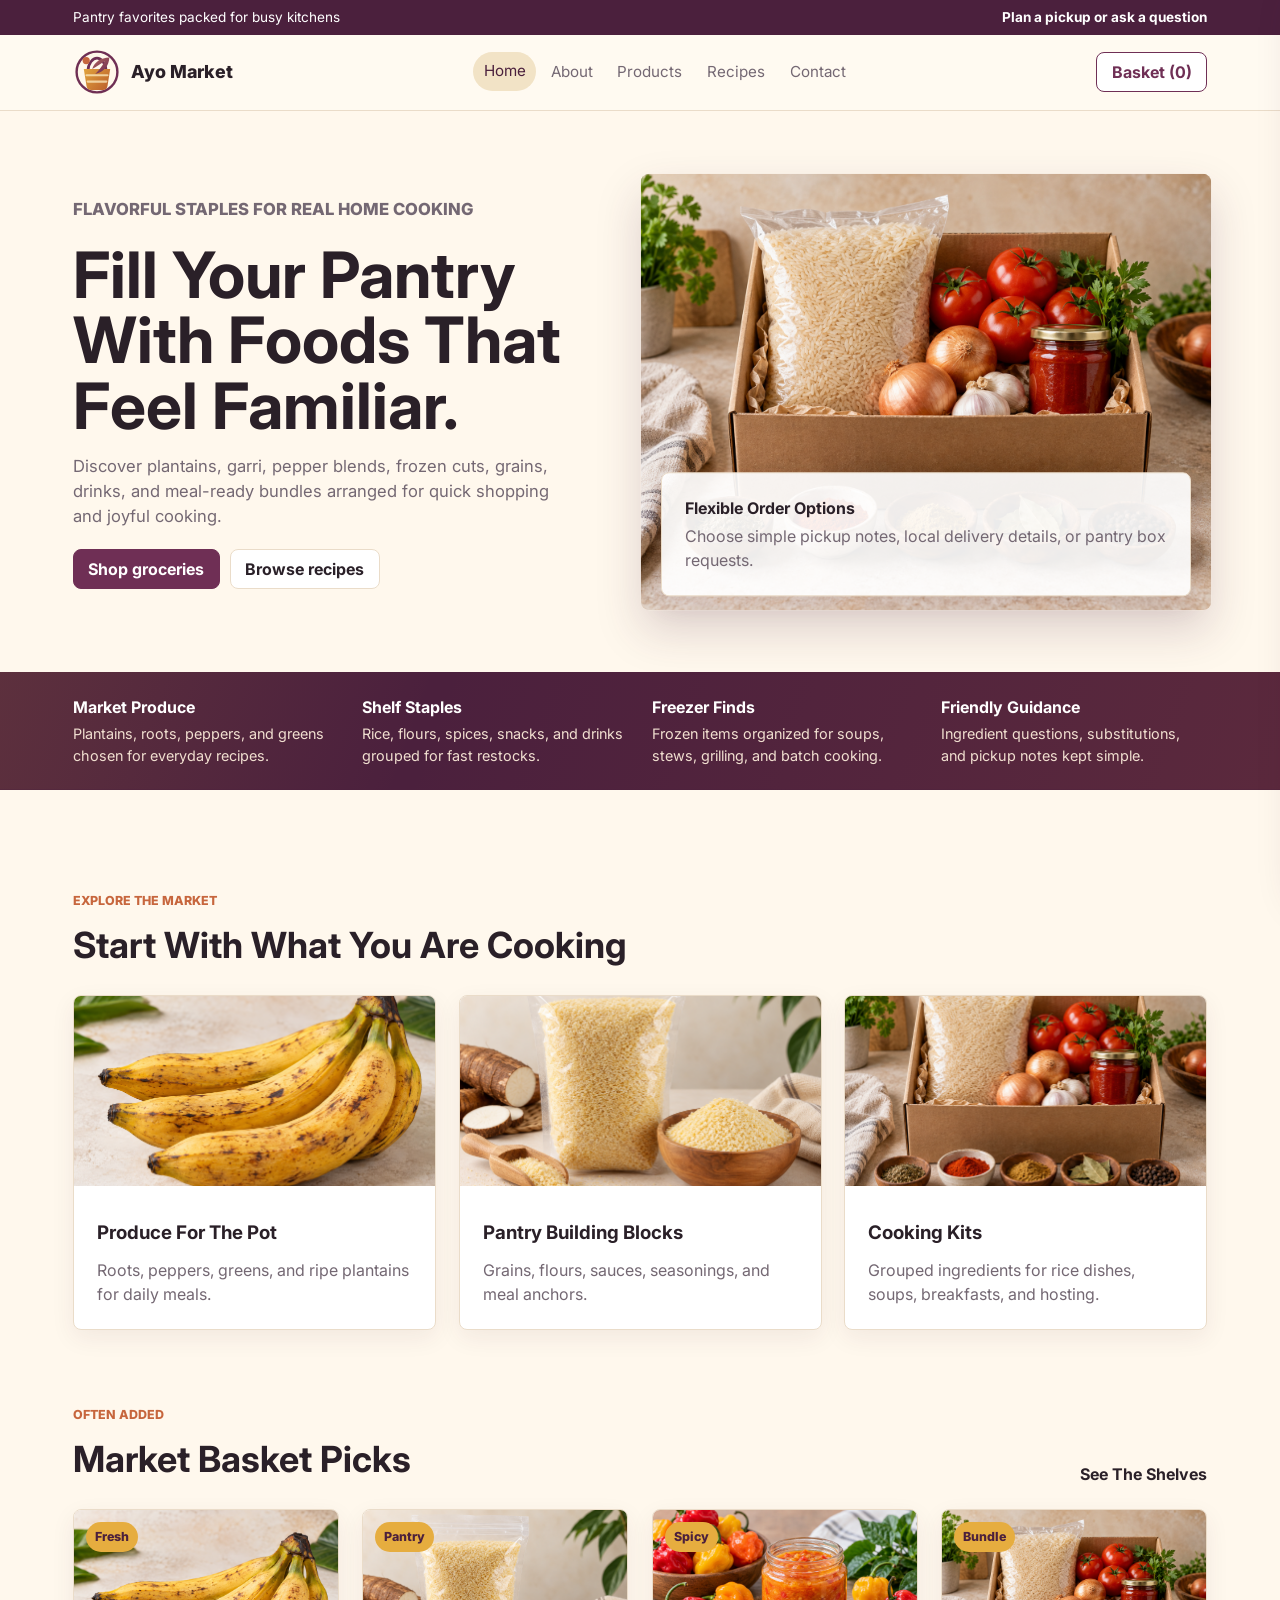
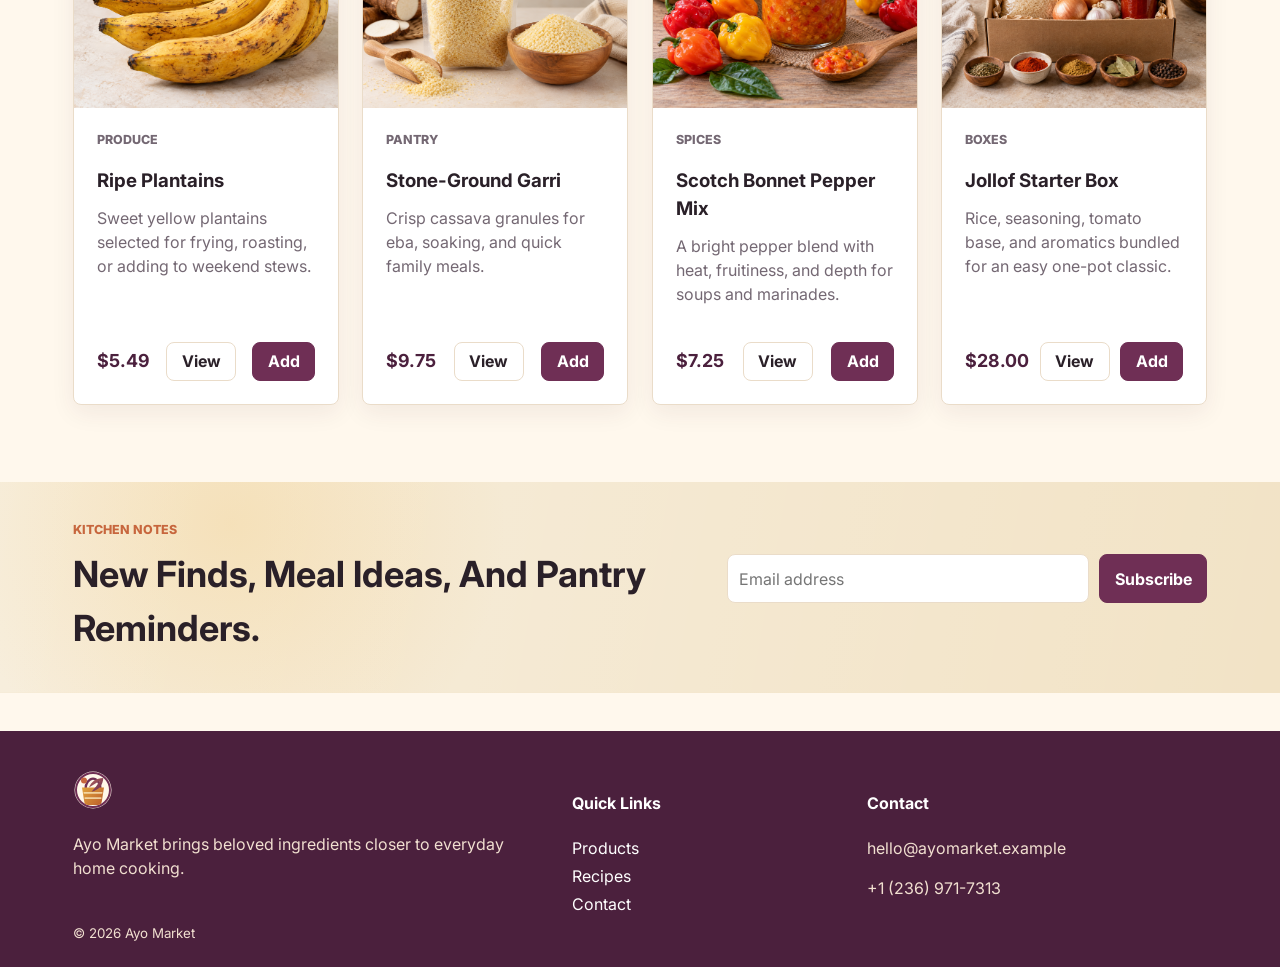
<file: index.html>
<!doctype html>
<html lang="en">
<head>
  <meta charset="utf-8" />
  <meta name="viewport" content="width=device-width,initial-scale=1" />
  <title>Ayo Market | Bold African & Caribbean Groceries For Home Cooking</title>
  <meta name="description" content="Explore Ayo Market for African and Caribbean groceries, produce bundles, pantry essentials, recipe ideas, and convenient local ordering." />
  <meta name="theme-color" content="#6F2F55" />
  <link rel="icon" href="assets/logo.svg" type="image/svg+xml" />
  <link rel="stylesheet" href="css/styles.css?v=10" />
  <link href="https://fonts.googleapis.com/css2?family=Inter:wght@300;400;600;700;800&display=swap" rel="stylesheet">
</head>
<body>
  <header class="site-header">
    <div class="top-strip">
      <div class="container strip-inner">
        <span>Pantry favorites packed for busy kitchens</span>
        <a href="contact.html">Plan a pickup or ask a question</a>
      </div>
    </div>
    <div class="container header-inner">
      <a class="brand" href="index.html">
        <img src="assets/logo.svg" alt="Ayo Market logo" class="logo" />
        <span class="brand-name">Ayo Market</span>
      </a>
      <nav class="main-nav" aria-label="Main navigation">
        <a href="index.html" class="active">Home</a>
        <a href="about.html">About</a>
        <a href="products.html">Products</a>
        <a href="recipes.html">Recipes</a>
        <a href="contact.html">Contact</a>
      </nav>
      <button class="cart-btn" type="button" data-cart-open>Basket (<span data-cart-count>0</span>)</button>
    </div>
  </header>

  <main>
    <section class="hero">
      <div class="container hero-inner">
        <div class="hero-text">
          <p class="eyebrow">Flavorful Staples For Real Home Cooking</p>
          <h1>Fill Your Pantry With Foods That Feel Familiar.</h1>
          <p>Discover plantains, garri, pepper blends, frozen cuts, grains, drinks, and meal-ready bundles arranged for quick shopping and joyful cooking.</p>
          <div class="hero-actions">
            <a class="btn primary" href="products.html">Shop groceries</a>
            <a class="btn" href="recipes.html">Browse recipes</a>
          </div>
        </div>
        <div class="hero-panel">
          <img src="assets/product-4.png" alt="Colorful groceries arranged for a market order" />
          <div class="delivery-card">
            <strong>Flexible Order Options</strong>
            <span>Choose simple pickup notes, local delivery details, or pantry box requests.</span>
          </div>
        </div>
      </div>
    </section>

    <section class="service-band">
      <div class="container service-grid">
        <div>
          <strong>Market Produce</strong>
          <span>Plantains, roots, peppers, and greens chosen for everyday recipes.</span>
        </div>
        <div>
          <strong>Shelf Staples</strong>
          <span>Rice, flours, spices, snacks, and drinks grouped for fast restocks.</span>
        </div>
        <div>
          <strong>Freezer Finds</strong>
          <span>Frozen items organized for soups, stews, grilling, and batch cooking.</span>
        </div>
        <div>
          <strong>Friendly Guidance</strong>
          <span>Ingredient questions, substitutions, and pickup notes kept simple.</span>
        </div>
      </div>
    </section>

    <section class="categories container">
      <div class="section-heading">
        <p class="eyebrow">Explore The Market</p>
        <h2>Start With What You Are Cooking</h2>
      </div>
      <div class="grid grid-3">
        <a class="card category-card" href="products.html#produce">
          <img src="assets/product-1.png" alt="Fresh produce basket" />
          <h3>Produce For The Pot</h3>
          <p>Roots, peppers, greens, and ripe plantains for daily meals.</p>
        </a>
        <a class="card category-card" href="products.html#pantry">
          <img src="assets/product-2.png" alt="Pantry goods and grains" />
          <h3>Pantry Building Blocks</h3>
          <p>Grains, flours, sauces, seasonings, and meal anchors.</p>
        </a>
        <a class="card category-card" href="products.html#boxes">
          <img src="assets/product-4.png" alt="Curated grocery box" />
          <h3>Cooking Kits</h3>
          <p>Grouped ingredients for rice dishes, soups, breakfasts, and hosting.</p>
        </a>
      </div>
    </section>

    <section class="featured container">
      <div class="section-heading split">
        <div>
          <p class="eyebrow">Often Added</p>
          <h2>Market Basket Picks</h2>
        </div>
        <a class="text-link" href="products.html">See The Shelves</a>
      </div>
      <div class="grid grid-4" id="featuredList"></div>
    </section>

    <section class="newsletter">
      <div class="container newsletter-inner">
        <div>
          <p class="eyebrow">Kitchen Notes</p>
          <h2>New Finds, Meal Ideas, And Pantry Reminders.</h2>
        </div>
        <form id="newsletterForm" class="inline-form" novalidate>
          <input type="email" id="newsletterEmail" placeholder="Email address" required />
          <button class="btn primary" type="submit">Subscribe</button>
          <p id="newsletterMsg" class="form-msg" aria-live="polite"></p>
        </form>
      </div>
    </section>
  </main>

  <footer class="site-footer">
    <div class="container footer-inner">
      <div>
        <img src="assets/logo.svg" alt="Ayo Market logo" class="logo small" />
        <p>Ayo Market brings beloved ingredients closer to everyday home cooking.</p>
      </div>
      <div>
        <h4>Quick Links</h4>
        <nav class="footer-nav">
          <a href="products.html">Products</a>
          <a href="recipes.html">Recipes</a>
          <a href="contact.html">Contact</a>
        </nav>
      </div>
      <div>
        <h4>Contact</h4>
        <p>hello@ayomarket.example</p>
        <p>+1 (236) 971-7313</p>
      </div>
    </div>
    <div class="container copyright">
      <small>&copy; <span id="year"></span> Ayo Market</small>
    </div>
  </footer>

  <aside id="cartDrawer" class="cart-drawer" aria-hidden="true">
    <div class="cart-header">
      <h3>Your Basket</h3>
      <button id="closeCart" class="text-btn" type="button" aria-label="Close basket">Close</button>
    </div>
    <div id="cartItems" class="cart-items"></div>
    <div class="cart-footer">
      <div class="cart-total">Total: $<span id="cartTotal">0.00</span></div>
      <button class="btn primary" type="button" data-checkout>Checkout</button>
    </div>
  </aside>

  <div id="modal" class="modal" aria-hidden="true" role="dialog" aria-modal="true">
    <div class="modal-content" role="document">
      <button id="modalClose" class="modal-close" type="button" aria-label="Close">x</button>
      <div id="modalBody"></div>
    </div>
  </div>

  <script src="js/main.js?v=10"></script>
</body>
</html>
</file>
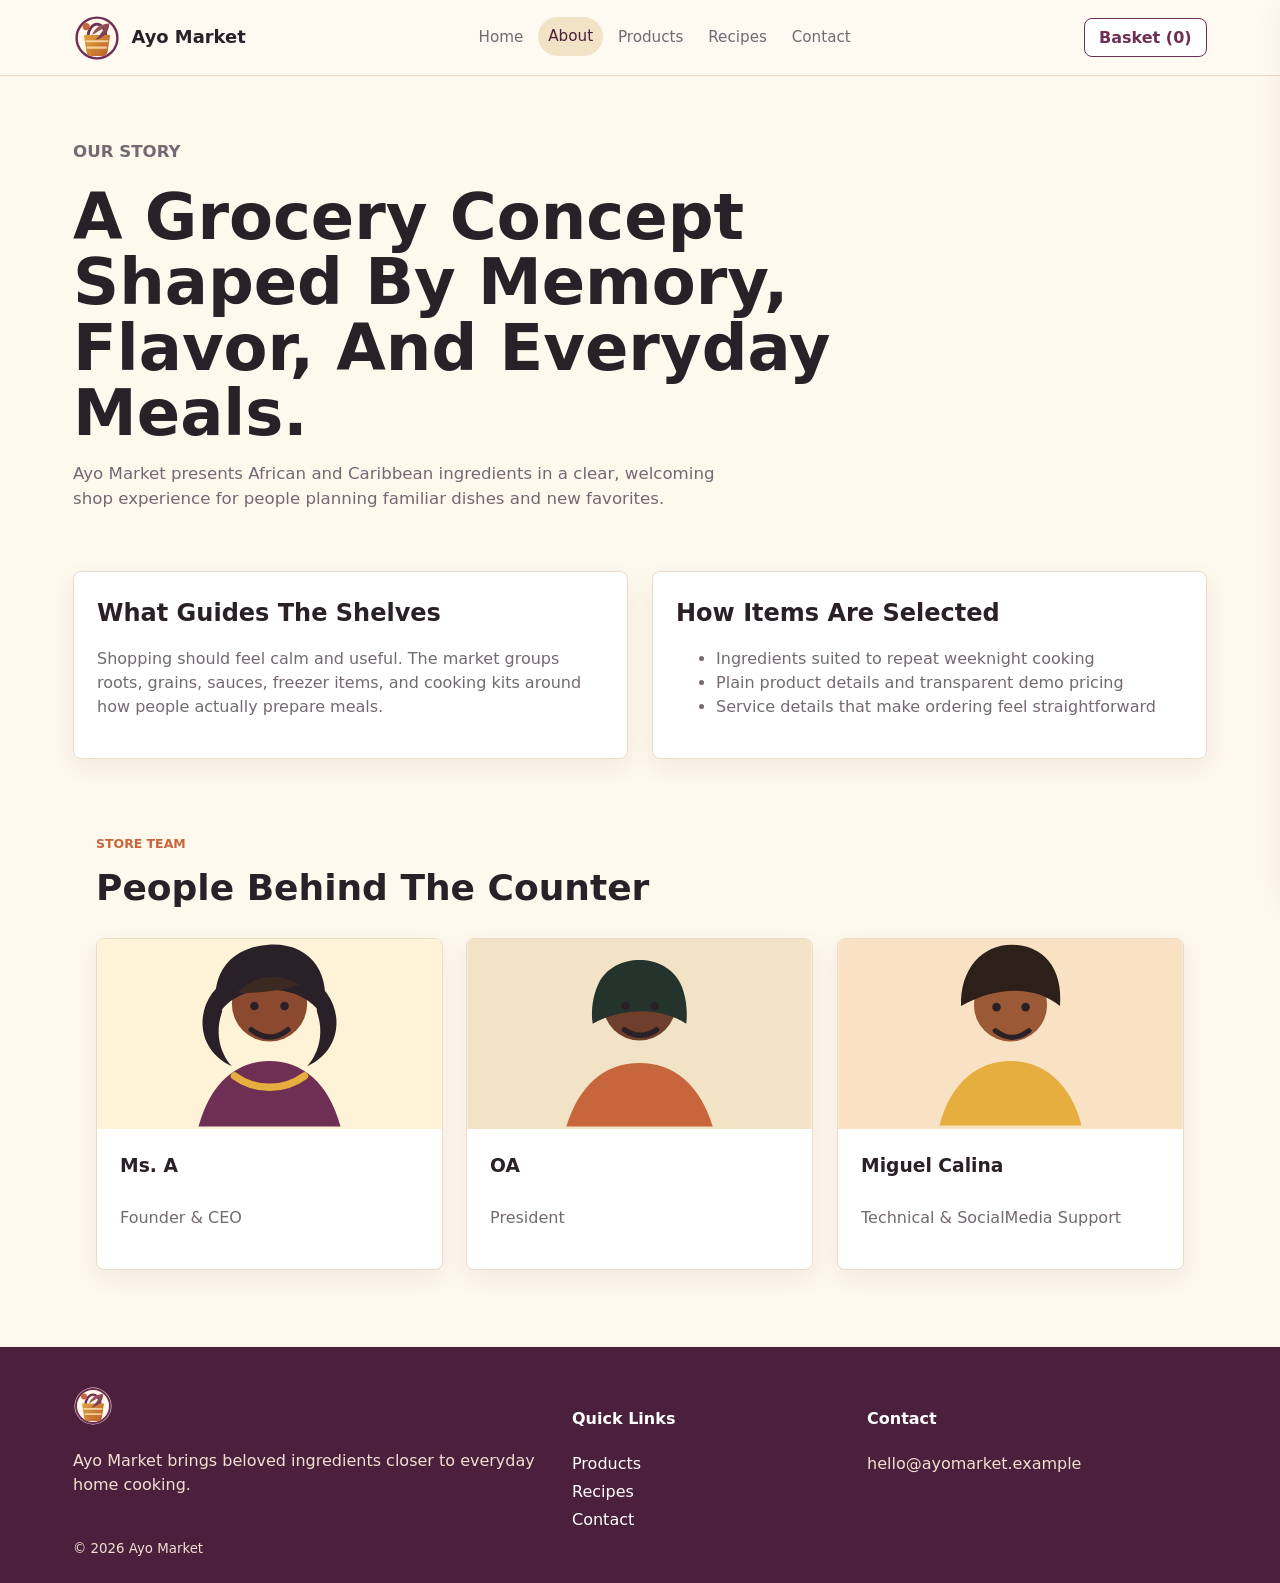
<file: about.html>
<!doctype html>
<html lang="en">
<head>
  <meta charset="utf-8" />
  <meta name="viewport" content="width=device-width,initial-scale=1" />
  <title>About | Ayo Market African & Caribbean Food Shop Story</title>
  <meta name="description" content="Learn about Ayo Market's community grocery concept, built around beloved African and Caribbean ingredients, useful service, and everyday cooking." />
  <meta name="theme-color" content="#6F2F55" />
  <link rel="icon" href="assets/logo.svg" type="image/svg+xml" />
  <link rel="stylesheet" href="css/styles.css?v=10" />
</head>
<body>
  <header class="site-header">
    <div class="container header-inner">
      <a class="brand" href="index.html">
        <img src="assets/logo.svg" alt="Ayo Market logo" class="logo" />
        <span class="brand-name">Ayo Market</span>
      </a>
      <nav class="main-nav" aria-label="Main navigation">
        <a href="index.html">Home</a>
        <a href="about.html" class="active">About</a>
        <a href="products.html">Products</a>
        <a href="recipes.html">Recipes</a>
        <a href="contact.html">Contact</a>
      </nav>
      <button class="cart-btn" type="button" data-cart-open>Basket (<span data-cart-count>0</span>)</button>
    </div>
  </header>

  <main class="container">
    <section class="page-hero about-hero">
      <p class="eyebrow">Our Story</p>
      <h1>A Grocery Concept Shaped By Memory, Flavor, And Everyday Meals.</h1>
      <p>Ayo Market presents African and Caribbean ingredients in a clear, welcoming shop experience for people planning familiar dishes and new favorites.</p>
    </section>

    <section class="mission grid grid-2">
      <div class="feature-block">
        <h2>What Guides The Shelves</h2>
        <p>Shopping should feel calm and useful. The market groups roots, grains, sauces, freezer items, and cooking kits around how people actually prepare meals.</p>
      </div>
      <div class="feature-block">
        <h2>How Items Are Selected</h2>
        <ul>
          <li>Ingredients suited to repeat weeknight cooking</li>
          <li>Plain product details and transparent demo pricing</li>
          <li>Service details that make ordering feel straightforward</li>
        </ul>
      </div>
    </section>

    <section class="team">
      <div class="section-heading">
        <p class="eyebrow">Store Team</p>
        <h2>People Behind The Counter</h2>
      </div>
      <div class="grid grid-3">
        <div class="card">
          <img src="assets/team-1.svg" alt="Ms. A portrait" />
          <div class="card-body">
            <h3>Ms. A</h3>
            <p>Founder & CEO</p>
          </div>
        </div>
        <div class="card">
          <img src="assets/team-2.svg" alt="OA portrait" />
          <div class="card-body">
            <h3>OA</h3>
            <p>President</p>
          </div>
        </div>
        <div class="card">
          <img src="assets/team-3.svg" alt="Miguel Calina portrait" />
          <div class="card-body">
            <h3>Miguel Calina</h3>
            <p>Technical &amp; SocialMedia Support</p>
          </div>
        </div>
      </div>
    </section>
  </main>

  <footer class="site-footer">
    <div class="container footer-inner">
      <div>
        <img src="assets/logo.svg" alt="Ayo Market logo" class="logo small" />
        <p>Ayo Market brings beloved ingredients closer to everyday home cooking.</p>
      </div>
      <div>
        <h4>Quick Links</h4>
        <nav class="footer-nav">
          <a href="products.html">Products</a>
          <a href="recipes.html">Recipes</a>
          <a href="contact.html">Contact</a>
        </nav>
      </div>
      <div>
        <h4>Contact</h4>
        <p>hello@ayomarket.example</p>
      </div>
    </div>
    <div class="container copyright">
      <small>&copy; <span id="year2"></span> Ayo Market</small>
    </div>
  </footer>

  <aside id="cartDrawer" class="cart-drawer" aria-hidden="true">
    <div class="cart-header">
      <h3>Your Basket</h3>
      <button id="closeCart" class="text-btn" type="button" aria-label="Close basket">Close</button>
    </div>
    <div id="cartItems" class="cart-items"></div>
    <div class="cart-footer">
      <div class="cart-total">Total: $<span id="cartTotal">0.00</span></div>
      <button class="btn primary" type="button" data-checkout>Checkout</button>
    </div>
  </aside>

  <script src="js/main.js?v=10"></script>
</body>
</html>
</file>
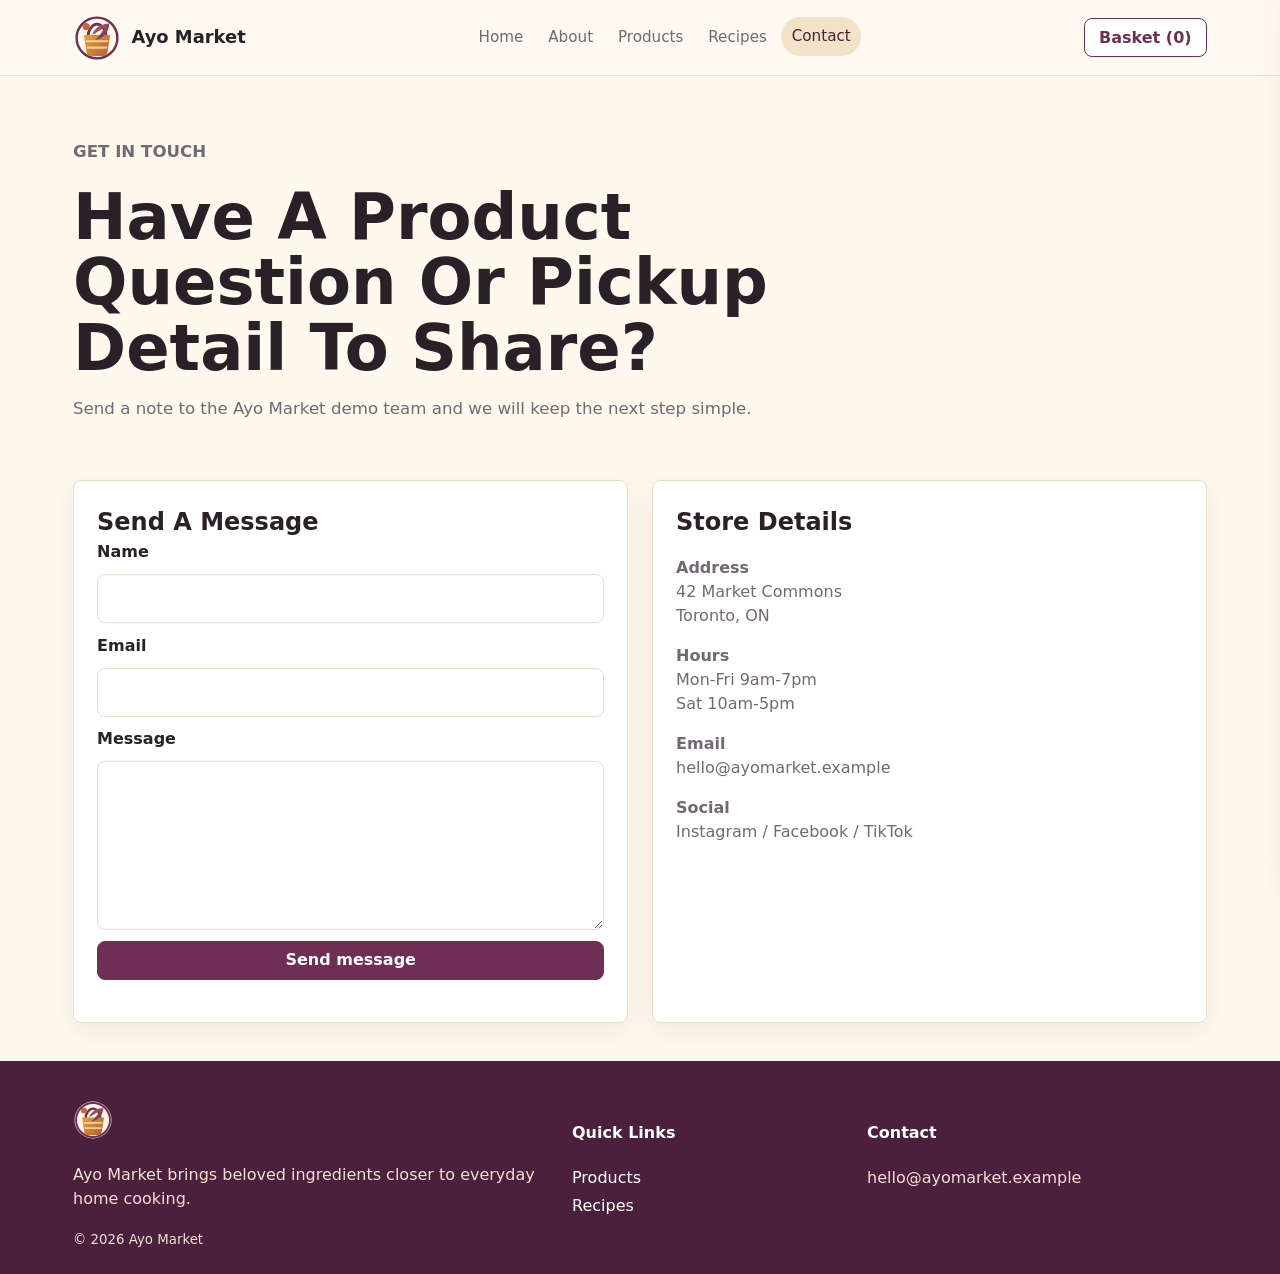
<file: contact.html>
<!doctype html>
<html lang="en">
<head>
  <meta charset="utf-8" />
  <meta name="viewport" content="width=device-width,initial-scale=1" />
  <title>Contact | Ayo Market Product Questions And Pickup Notes</title>
  <meta name="description" content="Reach Ayo Market for product questions, pickup details, produce bundle notes, pantry requests, and support with African and Caribbean groceries." />
  <meta name="theme-color" content="#6F2F55" />
  <link rel="icon" href="assets/logo.svg" type="image/svg+xml" />
  <link rel="stylesheet" href="css/styles.css?v=10" />
</head>
<body>
  <header class="site-header">
    <div class="container header-inner">
      <a class="brand" href="index.html">
        <img src="assets/logo.svg" alt="Ayo Market logo" class="logo" />
        <span class="brand-name">Ayo Market</span>
      </a>
      <nav class="main-nav" aria-label="Main navigation">
        <a href="index.html">Home</a>
        <a href="about.html">About</a>
        <a href="products.html">Products</a>
        <a href="recipes.html">Recipes</a>
        <a href="contact.html" class="active">Contact</a>
      </nav>
      <button class="cart-btn" type="button" data-cart-open>Basket (<span data-cart-count>0</span>)</button>
    </div>
  </header>

  <main class="container">
    <section class="page-hero contact-hero">
      <p class="eyebrow">Get In Touch</p>
      <h1>Have A Product Question Or Pickup Detail To Share?</h1>
      <p>Send a note to the Ayo Market demo team and we will keep the next step simple.</p>
    </section>

    <section class="contact-grid grid grid-2">
      <div class="feature-block">
        <h2>Send A Message</h2>
        <form id="contactForm" novalidate>
          <label for="name">Name</label>
          <input id="name" name="name" required />
          <label for="email">Email</label>
          <input id="email" name="email" type="email" required />
          <label for="message">Message</label>
          <textarea id="message" name="message" rows="6" required></textarea>
          <button class="btn primary" type="submit">Send message</button>
          <p id="contactMsg" class="form-msg" aria-live="polite"></p>
        </form>
      </div>
      <div class="feature-block">
        <h2>Store Details</h2>
        <p><strong>Address</strong><br/>42 Market Commons<br/>Toronto, ON</p>
        <p><strong>Hours</strong><br/>Mon-Fri 9am-7pm<br/>Sat 10am-5pm</p>
        <p><strong>Email</strong><br/>hello@ayomarket.example</p>
        <p><strong>Social</strong><br/>Instagram / Facebook / TikTok</p>
      </div>
    </section>
  </main>

  <footer class="site-footer">
    <div class="container footer-inner">
      <div>
        <img src="assets/logo.svg" alt="Ayo Market logo" class="logo small" />
        <p>Ayo Market brings beloved ingredients closer to everyday home cooking.</p>
      </div>
      <div>
        <h4>Quick Links</h4>
        <nav class="footer-nav">
          <a href="products.html">Products</a>
          <a href="recipes.html">Recipes</a>
        </nav>
      </div>
      <div>
        <h4>Contact</h4>
        <p>hello@ayomarket.example</p>
      </div>
    </div>
    <div class="container copyright">
      <small>&copy; <span id="year5"></span> Ayo Market</small>
    </div>
  </footer>

  <aside id="cartDrawer" class="cart-drawer" aria-hidden="true">
    <div class="cart-header">
      <h3>Your Basket</h3>
      <button id="closeCart" class="text-btn" type="button" aria-label="Close basket">Close</button>
    </div>
    <div id="cartItems" class="cart-items"></div>
    <div class="cart-footer">
      <div class="cart-total">Total: $<span id="cartTotal">0.00</span></div>
      <button class="btn primary" type="button" data-checkout>Checkout</button>
    </div>
  </aside>

  <script src="js/main.js?v=10"></script>
</body>
</html>
</file>
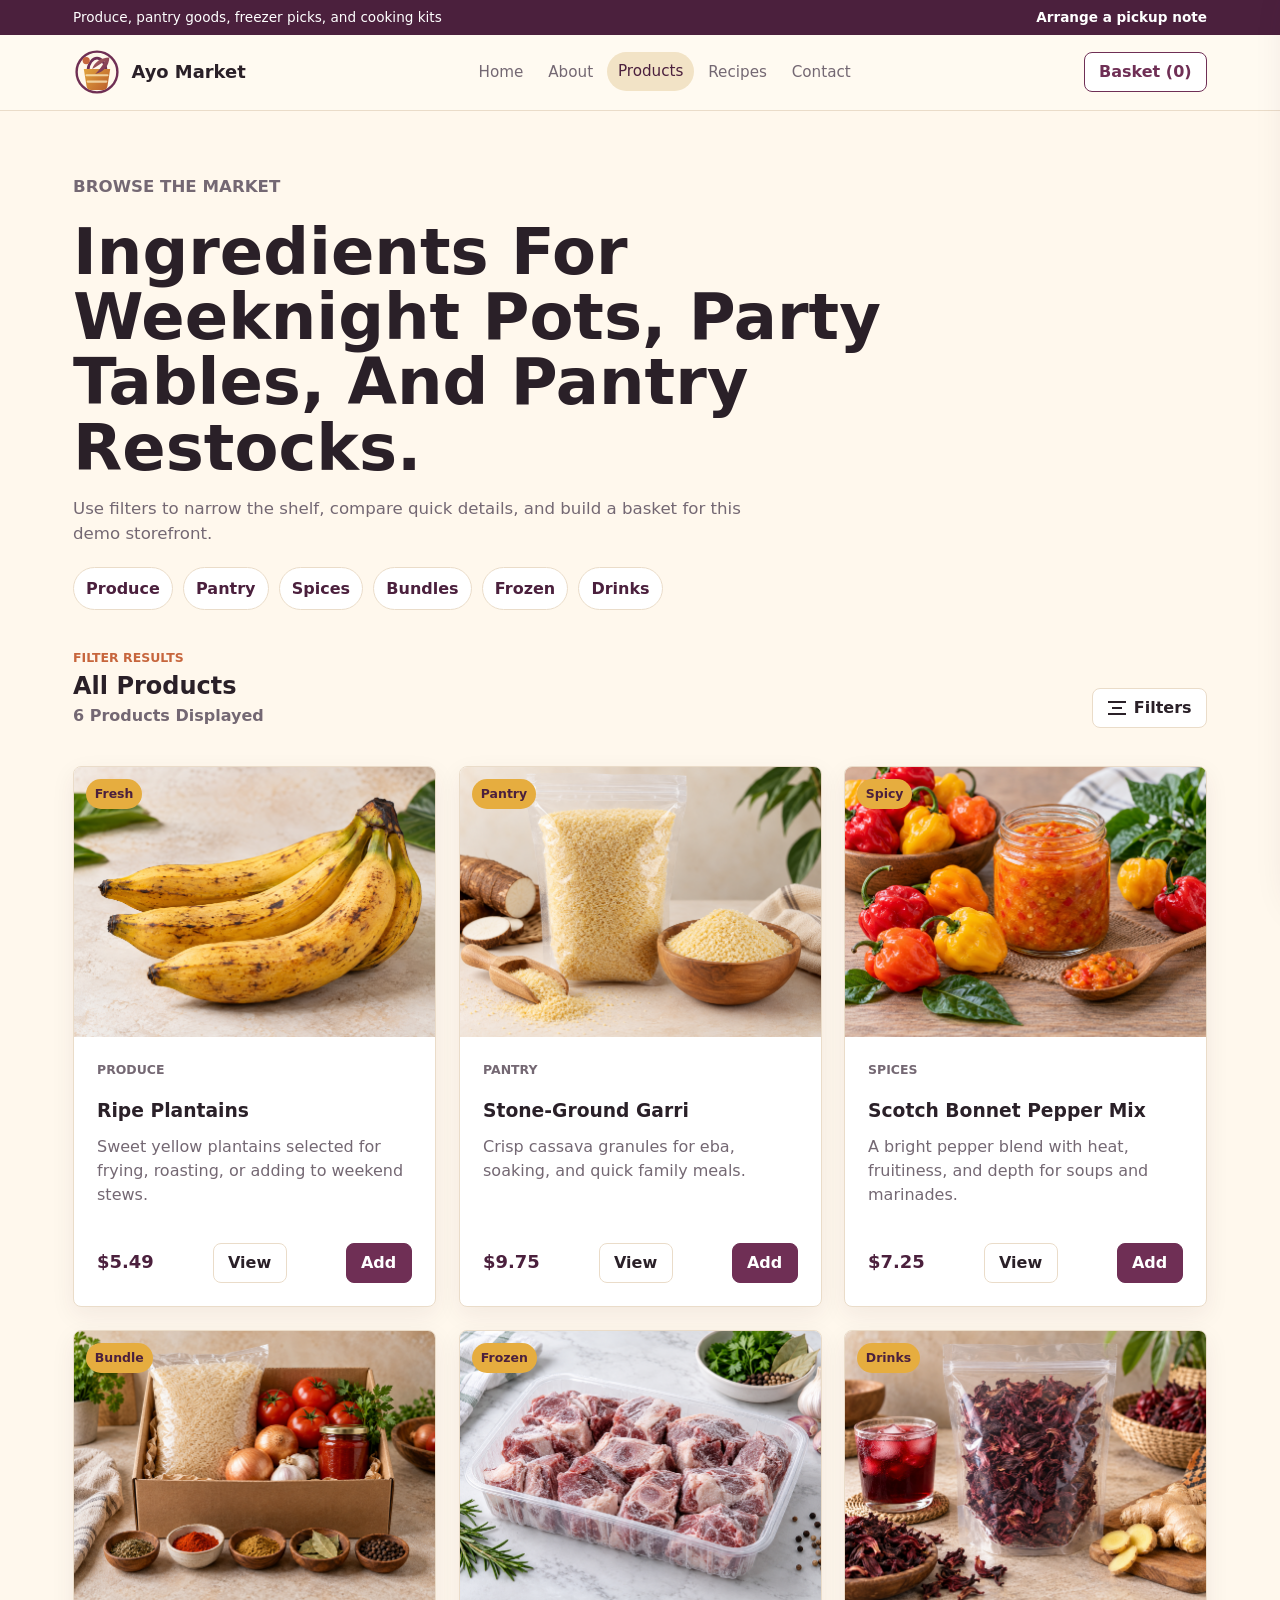
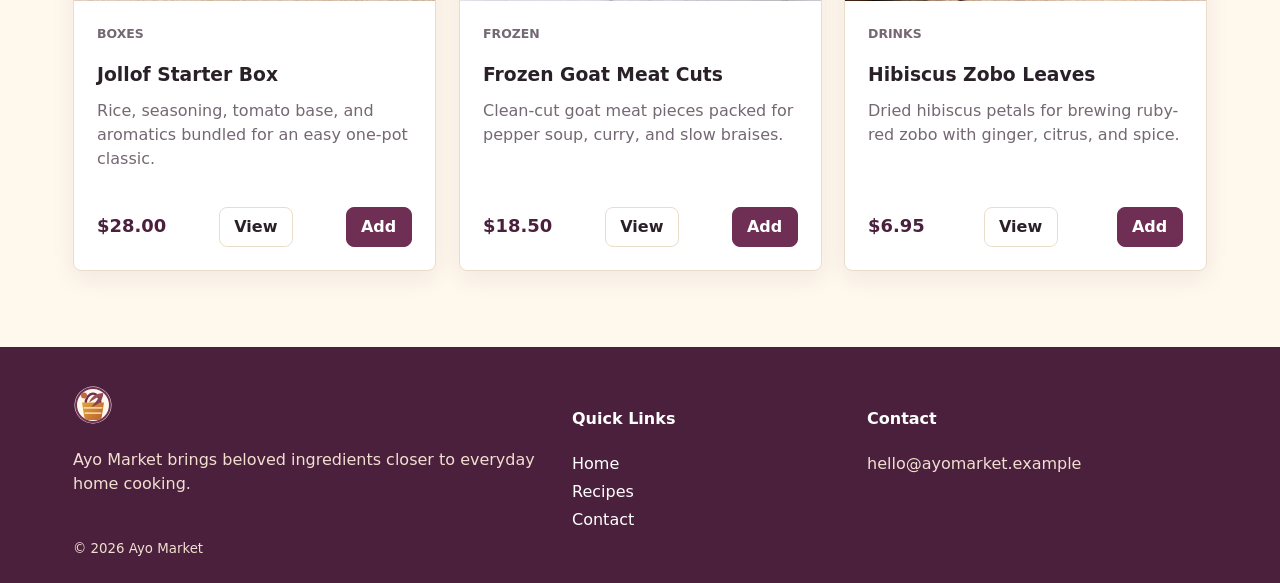
<file: products.html>
<!doctype html>
<html lang="en">
<head>
  <meta charset="utf-8" />
  <meta name="viewport" content="width=device-width,initial-scale=1" />
  <title>Products | African & Caribbean Pantry, Produce And Freezer Picks</title>
  <meta name="description" content="Browse Ayo Market's grocery selection with produce, cassava staples, pepper blends, frozen cuts, drinks, and cooking kits." />
  <meta name="theme-color" content="#6F2F55" />
  <link rel="icon" href="assets/logo.svg" type="image/svg+xml" />
  <link rel="stylesheet" href="css/styles.css?v=10" />
</head>
<body>
  <header class="site-header">
    <div class="top-strip">
      <div class="container strip-inner">
        <span>Produce, pantry goods, freezer picks, and cooking kits</span>
        <a href="contact.html">Arrange a pickup note</a>
      </div>
    </div>
    <div class="container header-inner">
      <a class="brand" href="index.html">
        <img src="assets/logo.svg" alt="Ayo Market logo" class="logo" />
        <span class="brand-name">Ayo Market</span>
      </a>
      <nav class="main-nav" aria-label="Main navigation">
        <a href="index.html">Home</a>
        <a href="about.html">About</a>
        <a href="products.html" class="active">Products</a>
        <a href="recipes.html">Recipes</a>
        <a href="contact.html">Contact</a>
      </nav>
      <button class="cart-btn" type="button" data-cart-open>Basket (<span data-cart-count>0</span>)</button>
    </div>
  </header>

  <main class="container">
    <section class="page-hero products-hero">
      <p class="eyebrow">Browse The Market</p>
      <h1>Ingredients For Weeknight Pots, Party Tables, And Pantry Restocks.</h1>
      <p>Use filters to narrow the shelf, compare quick details, and build a basket for this demo storefront.</p>
      <div class="category-jump" aria-label="Product categories">
        <a href="#produce">Produce</a>
        <a href="#pantry">Pantry</a>
        <a href="#spices">Spices</a>
        <a href="#boxes">Bundles</a>
        <a href="#frozen">Frozen</a>
        <a href="#drinks">Drinks</a>
      </div>
    </section>

    <section class="product-anchors">
      <span id="produce"></span>
      <span id="pantry"></span>
      <span id="spices"></span>
      <span id="boxes"></span>
      <span id="frozen"></span>
      <span id="drinks"></span>
    </section>

    <section class="product-tools" aria-label="Product filters">
      <div class="product-tools-bar">
        <div>
          <p class="eyebrow">Filter Results</p>
          <h2 id="productResultsTitle">All Products</h2>
          <p id="productResultCount" class="result-count" aria-live="polite"></p>
        </div>
        <button id="filterToggle" class="btn filter-toggle" type="button" aria-expanded="false" aria-controls="filterPanel">
          <span class="filter-icon" aria-hidden="true"></span>
          Filters
        </button>
      </div>
      <div id="filterPanel" class="filter-panel" hidden>
        <fieldset>
          <legend>Type</legend>
          <label><input type="checkbox" name="category" value="produce" /> Produce</label>
          <label><input type="checkbox" name="category" value="pantry" /> Pantry</label>
          <label><input type="checkbox" name="category" value="spices" /> Spices</label>
          <label><input type="checkbox" name="category" value="boxes" /> Bundles</label>
          <label><input type="checkbox" name="category" value="frozen" /> Frozen</label>
          <label><input type="checkbox" name="category" value="drinks" /> Drinks</label>
        </fieldset>
        <fieldset>
          <legend>Highlights</legend>
          <label><input type="checkbox" name="tag" value="fresh" /> Fresh</label>
          <label><input type="checkbox" name="tag" value="new" /> New Arrival</label>
          <label><input type="checkbox" name="tag" value="bundle" /> Bundle</label>
          <label><input type="checkbox" name="tag" value="featured" /> Featured</label>
        </fieldset>
        <label class="sort-control" for="sortProducts">
          <span>Price</span>
          <select id="sortProducts">
            <option value="default">Featured First</option>
            <option value="low-high">Low To High</option>
            <option value="high-low">High To Low</option>
          </select>
        </label>
        <button id="clearFilters" class="text-btn" type="button">Clear Filters</button>
      </div>
    </section>

    <section id="productGrid" class="grid grid-3 product-grid"></section>
  </main>

  <footer class="site-footer">
    <div class="container footer-inner">
      <div>
        <img src="assets/logo.svg" alt="Ayo Market logo" class="logo small" />
        <p>Ayo Market brings beloved ingredients closer to everyday home cooking.</p>
      </div>
      <div>
        <h4>Quick Links</h4>
        <nav class="footer-nav">
          <a href="index.html">Home</a>
          <a href="recipes.html">Recipes</a>
          <a href="contact.html">Contact</a>
        </nav>
      </div>
      <div>
        <h4>Contact</h4>
        <p>hello@ayomarket.example</p>
      </div>
    </div>
    <div class="container copyright">
      <small>&copy; <span id="year3"></span> Ayo Market</small>
    </div>
  </footer>

  <aside id="cartDrawer" class="cart-drawer" aria-hidden="true">
    <div class="cart-header">
      <h3>Your Basket</h3>
      <button id="closeCart" class="text-btn" type="button" aria-label="Close basket">Close</button>
    </div>
    <div id="cartItems" class="cart-items"></div>
    <div class="cart-footer">
      <div class="cart-total">Total: $<span id="cartTotal">0.00</span></div>
      <button class="btn primary" type="button" data-checkout>Checkout</button>
    </div>
  </aside>

  <div id="modal" class="modal" aria-hidden="true" role="dialog" aria-modal="true">
    <div class="modal-content" role="document">
      <button id="modalClose" class="modal-close" type="button" aria-label="Close">x</button>
      <div id="modalBody"></div>
    </div>
  </div>

  <script src="js/main.js?v=10"></script>
</body>
</html>
</file>
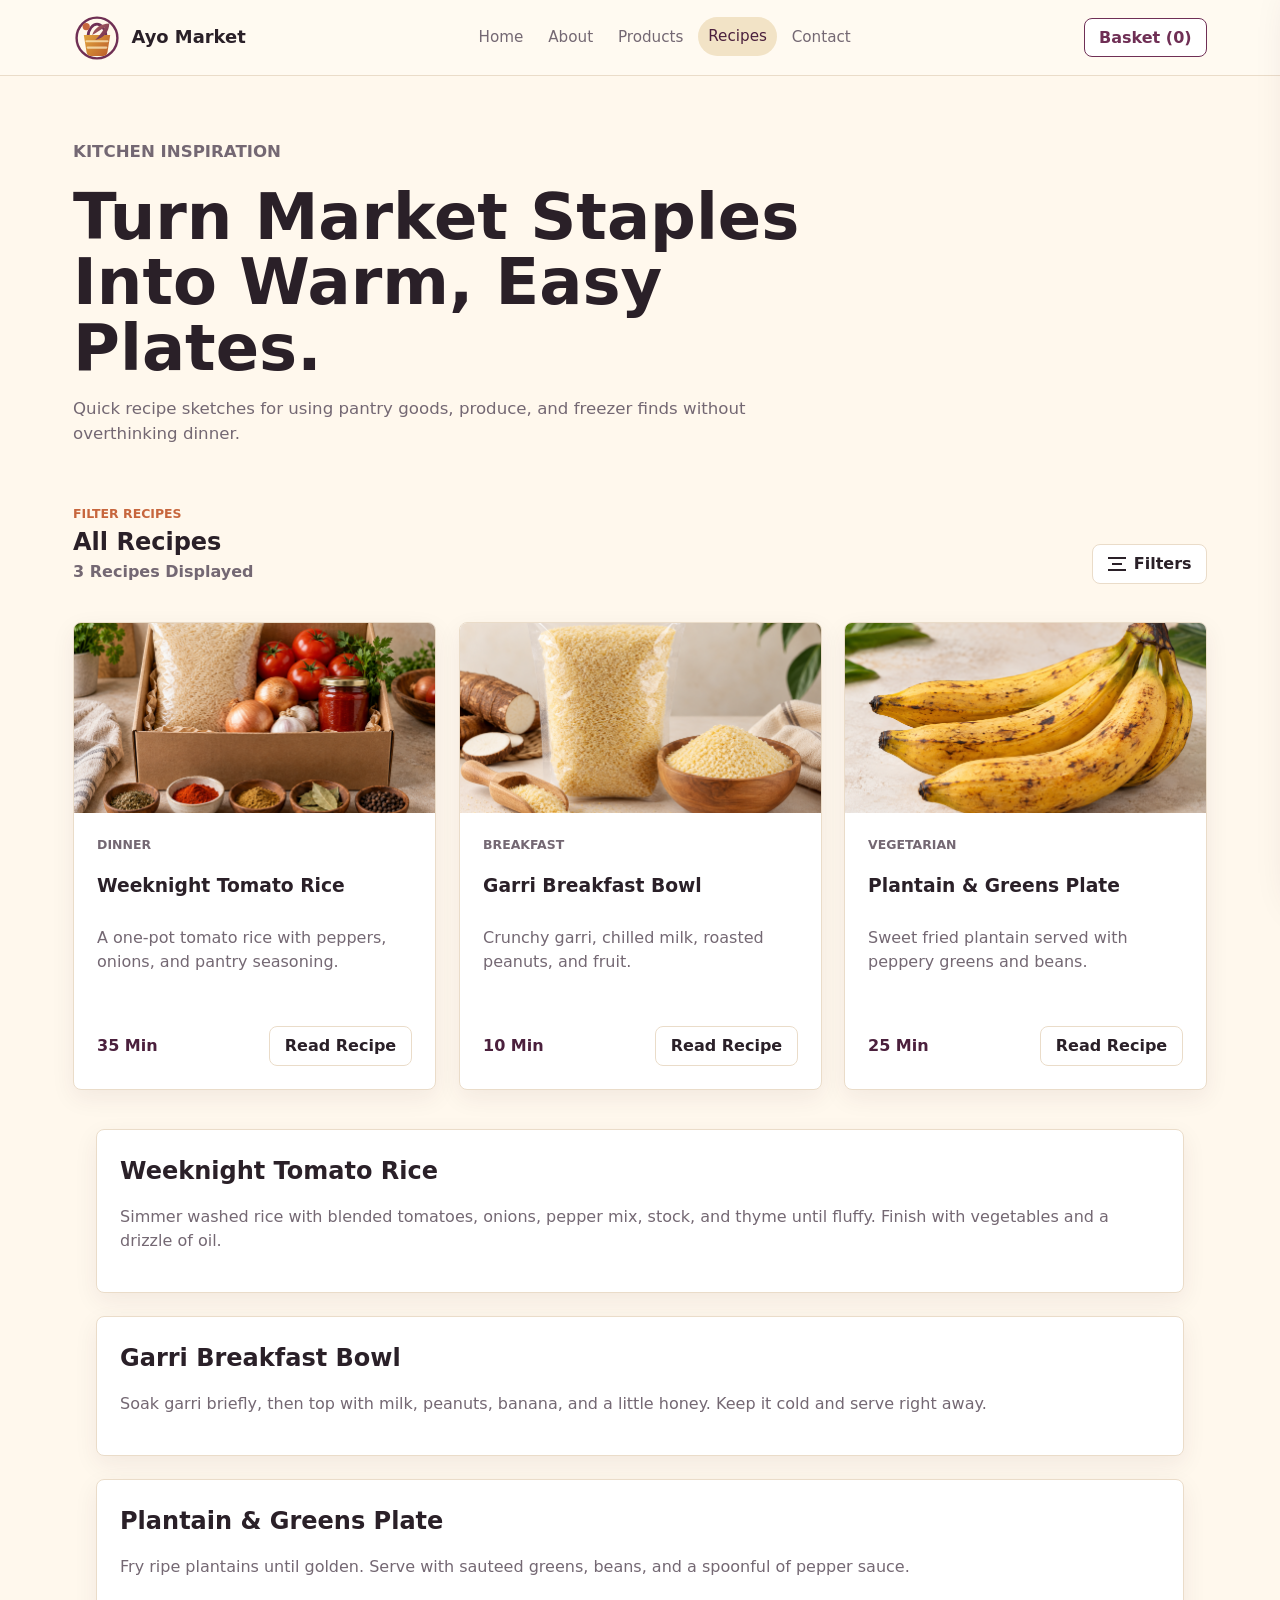
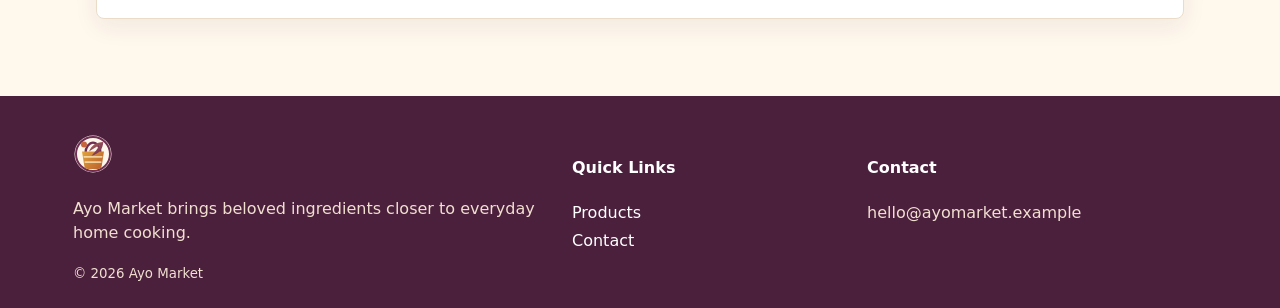
<file: recipes.html>
<!doctype html>
<html lang="en">
<head>
  <meta charset="utf-8" />
  <meta name="viewport" content="width=device-width,initial-scale=1" />
  <title>Recipes | African & Caribbean Meal Inspiration From Ayo Market</title>
  <meta name="description" content="Get Ayo Market recipe inspiration for rice dishes, garri bowls, plantains, greens, pantry ingredients, and quick family meals." />
  <meta name="theme-color" content="#6F2F55" />
  <link rel="icon" href="assets/logo.svg" type="image/svg+xml" />
  <link rel="stylesheet" href="css/styles.css?v=10" />
</head>
<body>
  <header class="site-header">
    <div class="container header-inner">
      <a class="brand" href="index.html">
        <img src="assets/logo.svg" alt="Ayo Market logo" class="logo" />
        <span class="brand-name">Ayo Market</span>
      </a>
      <nav class="main-nav" aria-label="Main navigation">
        <a href="index.html">Home</a>
        <a href="about.html">About</a>
        <a href="products.html">Products</a>
        <a href="recipes.html" class="active">Recipes</a>
        <a href="contact.html">Contact</a>
      </nav>
      <button class="cart-btn" type="button" data-cart-open>Basket (<span data-cart-count>0</span>)</button>
    </div>
  </header>

  <main class="container">
    <section class="page-hero recipes-hero">
      <p class="eyebrow">Kitchen Inspiration</p>
      <h1>Turn Market Staples Into Warm, Easy Plates.</h1>
      <p>Quick recipe sketches for using pantry goods, produce, and freezer finds without overthinking dinner.</p>
    </section>

    <section class="product-tools recipe-tools" aria-label="Recipe filters">
      <div class="product-tools-bar">
        <div>
          <p class="eyebrow">Filter Recipes</p>
          <h2 id="recipeResultsTitle">All Recipes</h2>
          <p id="recipeResultCount" class="result-count" aria-live="polite"></p>
        </div>
        <button id="recipeFilterToggle" class="btn filter-toggle" type="button" aria-expanded="false" aria-controls="recipeFilterPanel">
          <span class="filter-icon" aria-hidden="true"></span>
          Filters
        </button>
      </div>
      <div id="recipeFilterPanel" class="filter-panel" hidden>
        <fieldset>
          <legend>Meal Type</legend>
          <label><input type="checkbox" name="recipeMeal" value="dinner" /> Dinner</label>
          <label><input type="checkbox" name="recipeMeal" value="breakfast" /> Breakfast</label>
          <label><input type="checkbox" name="recipeMeal" value="vegetarian" /> Vegetarian</label>
        </fieldset>
        <fieldset>
          <legend>Highlights</legend>
          <label><input type="checkbox" name="recipeTag" value="quick" /> Quick</label>
          <label><input type="checkbox" name="recipeTag" value="pantry" /> Pantry</label>
          <label><input type="checkbox" name="recipeTag" value="fresh" /> Fresh</label>
          <label><input type="checkbox" name="recipeTag" value="new" /> New Arrival</label>
        </fieldset>
        <label class="sort-control" for="sortRecipes">
          <span>Sort</span>
          <select id="sortRecipes">
            <option value="default">Featured First</option>
            <option value="quick-first">Quick First</option>
            <option value="a-z">A To Z</option>
            <option value="z-a">Z To A</option>
          </select>
        </label>
        <button id="clearRecipeFilters" class="text-btn" type="button">Clear Filters</button>
      </div>
    </section>

    <section class="grid grid-3" id="recipeList"></section>

    <section class="recipe-notes" id="recipeNotes"></section>
  </main>

  <footer class="site-footer">
    <div class="container footer-inner">
      <div>
        <img src="assets/logo.svg" alt="Ayo Market logo" class="logo small" />
        <p>Ayo Market brings beloved ingredients closer to everyday home cooking.</p>
      </div>
      <div>
        <h4>Quick Links</h4>
        <nav class="footer-nav">
          <a href="products.html">Products</a>
          <a href="contact.html">Contact</a>
        </nav>
      </div>
      <div>
        <h4>Contact</h4>
        <p>hello@ayomarket.example</p>
      </div>
    </div>
    <div class="container copyright">
      <small>&copy; <span id="year4"></span> Ayo Market</small>
    </div>
  </footer>

  <aside id="cartDrawer" class="cart-drawer" aria-hidden="true">
    <div class="cart-header">
      <h3>Your Basket</h3>
      <button id="closeCart" class="text-btn" type="button" aria-label="Close basket">Close</button>
    </div>
    <div id="cartItems" class="cart-items"></div>
    <div class="cart-footer">
      <div class="cart-total">Total: $<span id="cartTotal">0.00</span></div>
      <button class="btn primary" type="button" data-checkout>Checkout</button>
    </div>
  </aside>

  <script src="js/main.js?v=10"></script>
</body>
</html>
</file>
<file: css/styles.css>
:root {
  --ink: #2a2028;
  --muted: #746873;
  --bg: #fff8ed;
  --surface: #ffffff;
  --line: #eadcc9;
  --primary: #6f2f55;
  --primary-dark: #4b203d;
  --accent: #c7663d;
  --gold: #e6ad3f;
  --sage: #f2e3c6;
  --radius: 8px;
  --max-width: 1180px;
  --space-1: clamp(.45rem, .8vw, .65rem);
  --space-2: clamp(.75rem, 1.2vw, 1rem);
  --space-3: clamp(1rem, 1.8vw, 1.5rem);
  --space-4: clamp(1.5rem, 3vw, 2.5rem);
  --space-5: clamp(2rem, 5vw, 4rem);
  --gap: var(--space-3);
  --ease-out: cubic-bezier(.16, 1, .3, 1);
  --ease-spring: cubic-bezier(.2, .85, .25, 1.18);
  font-family: 'Inter', system-ui, -apple-system, 'Segoe UI', Roboto, Arial, sans-serif;
}

* {
  box-sizing: border-box;
}

html {
  scroll-behavior: smooth;
}

body {
  margin: 0;
  background: var(--bg);
  color: var(--ink);
  line-height: 1.5;
  -webkit-font-smoothing: antialiased;
}

img {
  max-width: 100%;
}

a {
  color: inherit;
}

.container {
  max-width: var(--max-width);
  margin: 0 auto;
  padding: 0 var(--space-3);
}

.site-header {
  background: rgba(255, 250, 241, .96);
  position: sticky;
  top: 0;
  z-index: 40;
  border-bottom: 1px solid var(--line);
  backdrop-filter: blur(12px);
  transition: box-shadow .35s var(--ease-out), background-color .35s var(--ease-out);
}

.site-header.is-scrolled {
  background: rgba(255, 250, 241, .985);
  box-shadow: 0 12px 30px rgba(74, 32, 61, .1);
}

.top-strip {
  background: var(--primary-dark);
  color: #fff;
  font-size: .85rem;
}

.strip-inner {
  display: flex;
  justify-content: space-between;
  gap: var(--space-2);
  padding-top: .45rem;
  padding-bottom: .45rem;
}

.strip-inner a,
.text-link {
  color: inherit;
  font-weight: 700;
  text-decoration: none;
}

.header-inner {
  display: flex;
  align-items: center;
  justify-content: space-between;
  gap: var(--space-3);
  padding-top: .85rem;
  padding-bottom: .85rem;
}

.brand {
  display: flex;
  align-items: center;
  gap: .65rem;
  min-width: max-content;
  text-decoration: none;
  transition: transform .28s var(--ease-spring);
}

.brand:hover {
  transform: translateY(-1px);
}

.logo {
  width: 48px;
  height: 48px;
  object-fit: contain;
  transition: transform .45s var(--ease-spring);
}

.brand:hover .logo {
  transform: rotate(-5deg) scale(1.04);
}

.logo.small {
  width: 40px;
  height: 40px;
}

.brand-name {
  font-weight: 800;
  font-size: 1.12rem;
}

.main-nav {
  display: flex;
  align-items: center;
  gap: .25rem;
  flex-wrap: wrap;
}

.main-nav a {
  color: var(--muted);
  text-decoration: none;
  padding: .5rem .65rem;
  border-radius: 999px;
  font-size: .95rem;
  transition: background-color .25s var(--ease-out), color .25s var(--ease-out), transform .25s var(--ease-out);
}

.main-nav a.active,
.main-nav a:hover {
  background: var(--sage);
  color: var(--primary-dark);
  transform: translateY(-1px);
}

.cart-btn,
.btn {
  border: 1px solid var(--line);
  border-radius: var(--radius);
  background: var(--surface);
  color: var(--ink);
  padding: .68rem .9rem;
  font: inherit;
  font-weight: 700;
  line-height: 1;
  text-decoration: none;
  cursor: pointer;
  transition: transform .28s var(--ease-spring), box-shadow .28s var(--ease-out), background-color .28s var(--ease-out), border-color .28s var(--ease-out);
}

.cart-btn {
  color: var(--primary);
  border-color: var(--primary);
  white-space: nowrap;
}

.btn.primary {
  background: var(--primary);
  color: #fff;
  border-color: var(--primary);
}

.btn:hover,
.cart-btn:hover {
  transform: translateY(-1px);
  box-shadow: 0 10px 22px rgba(74, 32, 61, .12);
}

.btn.primary:hover {
  background: var(--primary-dark);
  border-color: var(--primary-dark);
}

.hero {
  padding: var(--space-5) 0 var(--space-4);
}

.hero-inner {
  display: grid;
  grid-template-columns: minmax(0, .95fr) minmax(320px, 1.05fr);
  gap: var(--space-5);
  align-items: center;
}

.hero-text h1,
.page-hero h1 {
  font-size: clamp(2rem, 5vw, 4.25rem);
  line-height: 1.02;
  margin: 0 0 1rem;
  max-width: 820px;
}

.hero-text,
.page-hero {
  animation: heroRise .75s var(--ease-out) both;
}

.hero-text p,
.page-hero p {
  color: var(--muted);
  font-size: 1.04rem;
  margin: 0 0 1.25rem;
  max-width: 680px;
}

.eyebrow {
  color: var(--accent);
  font-size: .78rem;
  font-weight: 800;
  letter-spacing: 0;
  margin: 0 0 .45rem;
  text-transform: uppercase;
}

.hero-actions,
.product-meta,
.qty-row {
  display: flex;
  align-items: center;
  gap: var(--space-1);
  flex-wrap: wrap;
}

.hero-panel {
  position: relative;
  min-height: 390px;
  animation: heroFloatIn .9s var(--ease-out) .08s both;
  transform: translate3d(0, var(--parallax-y, 0), 0);
  transition: transform .08s linear;
}

.hero-panel img {
  width: 100%;
  height: 430px;
  object-fit: cover;
  border-radius: 8px;
  box-shadow: 0 20px 45px rgba(74, 32, 61, .18);
  transform: scale(1.015);
  transition: transform .7s var(--ease-out), box-shadow .45s var(--ease-out);
}

.hero-panel:hover img {
  box-shadow: 0 24px 54px rgba(74, 32, 61, .24);
  transform: scale(1.04);
}

.delivery-card {
  position: absolute;
  left: 1rem;
  right: 1rem;
  bottom: 1rem;
  display: grid;
  gap: .25rem;
  background: rgba(255, 255, 255, .92);
  border: 1px solid var(--line);
  border-radius: var(--radius);
  padding: var(--space-3);
  transform: translate3d(0, calc(var(--parallax-y, 0) * -.35), 0);
  transition: transform .08s linear, box-shadow .35s var(--ease-out);
  box-shadow: 0 10px 24px rgba(74, 32, 61, .1);
}

.delivery-card span {
  color: var(--muted);
}

.service-band {
  background: var(--primary-dark);
  color: #fff;
  margin: var(--space-3) 0 var(--space-5);
  background-image: linear-gradient(110deg, rgba(230, 173, 63, .18), transparent 38%, rgba(199, 102, 61, .17));
  background-position: calc(50% + var(--parallax-x, 0px)) center;
  background-size: 140% 100%;
}

.service-grid {
  display: grid;
  grid-template-columns: repeat(4, 1fr);
  gap: var(--space-3);
  padding-top: var(--space-3);
  padding-bottom: var(--space-3);
}

.service-grid div {
  display: grid;
  gap: .25rem;
}

.service-grid span {
  color: #f1dfd0;
  font-size: .9rem;
}

.section-heading {
  margin: 0 0 var(--space-3);
}

.section-heading h2,
.newsletter h2 {
  margin: 0;
  font-size: clamp(1.45rem, 3vw, 2.25rem);
}

.section-heading.split {
  display: flex;
  align-items: end;
  justify-content: space-between;
  gap: var(--space-3);
}

.grid {
  display: grid;
  gap: var(--gap);
}

.grid-2 {
  grid-template-columns: repeat(2, 1fr);
}

.grid-3 {
  grid-template-columns: repeat(3, 1fr);
}

.grid-4 {
  grid-template-columns: repeat(4, 1fr);
}

.categories,
.featured,
.team,
.recipe-notes {
  padding: var(--space-4) var(--space-3);
}

.card,
.feature-block,
.recipe-notes article {
  background: var(--surface);
  border: 1px solid var(--line);
  border-radius: var(--radius);
  overflow: hidden;
  text-decoration: none;
  color: inherit;
  box-shadow: 0 8px 24px rgba(74, 32, 61, .07);
  transform: translateZ(0);
  transition: transform .34s var(--ease-spring), box-shadow .34s var(--ease-out), border-color .34s var(--ease-out);
  will-change: transform;
}

.card {
  display: flex;
  flex-direction: column;
}

.card:hover,
.feature-block:hover,
.recipe-notes article:hover {
  border-color: rgba(111, 47, 85, .28);
  box-shadow: 0 18px 34px rgba(74, 32, 61, .14);
  transform: translateY(-5px);
}

.product-card:focus-within,
.product-card.is-popped {
  border-color: rgba(230, 95, 46, .32);
  box-shadow: 0 22px 44px rgba(74, 32, 61, .18);
  transform: translateY(-8px) scale(1.018);
  z-index: 2;
}

@media (hover: hover) and (pointer: fine) {
  .product-card:hover {
    border-color: rgba(230, 95, 46, .32);
    box-shadow: 0 22px 44px rgba(74, 32, 61, .18);
    transform: translateY(-8px) scale(1.018);
    z-index: 2;
  }
}

.card img {
  display: block;
  width: 100%;
  height: 190px;
  object-fit: cover;
  transition: transform .65s var(--ease-out), filter .4s var(--ease-out);
}

.card:hover img {
  filter: saturate(1.05);
  transform: scale(1.045);
}

.card-body,
.feature-block,
.recipe-notes article {
  padding: var(--space-3);
}

.card-body {
  display: grid;
  gap: var(--space-1);
}

.card h3,
.feature-block h2,
.recipe-notes h2 {
  margin: 0;
}

.card p,
.feature-block p,
.feature-block li,
.recipe-notes p {
  color: var(--muted);
}

.category-card {
  min-height: 100%;
  gap: var(--space-1);
  padding-bottom: var(--space-3);
}

.category-card h3,
.category-card p {
  padding-left: var(--space-3);
  padding-right: var(--space-3);
}

.category-card h3 {
  margin-top: var(--space-3);
}

.category-card p {
  margin: 0;
}

.product-card {
  min-height: 100%;
}

.product-image-wrap {
  position: relative;
  background: #f8f0df;
}

.product-card img {
  aspect-ratio: 4 / 3;
  height: auto;
}

.badge {
  position: absolute;
  left: .75rem;
  top: .75rem;
  background: var(--gold);
  border-radius: 999px;
  color: var(--primary-dark);
  font-weight: 800;
  padding: .35rem .55rem;
  font-size: .78rem;
  transition: transform .3s var(--ease-spring);
}

.product-card:hover .badge {
  transform: translateY(-2px) scale(1.04);
}

.product-card .card-body {
  display: flex;
  flex: 1;
  flex-direction: column;
  gap: var(--space-1);
}

.product-card .card-body > p:not(.eyebrow) {
  flex: 1;
  margin: 0;
}

.product-meta {
  justify-content: space-between;
  margin-top: var(--space-2);
  padding-top: var(--space-1);
}

.recipe-meta {
  align-items: center;
  display: flex;
  flex-wrap: wrap;
  gap: var(--space-1);
  justify-content: space-between;
  margin-top: var(--space-2);
  padding-top: var(--space-1);
}

.recipe-meta span {
  color: var(--primary-dark);
  font-weight: 800;
}

.product-meta strong,
.price {
  color: var(--primary-dark);
  font-size: 1.12rem;
}

.newsletter {
  background: var(--sage);
  margin-top: var(--space-4);
  padding: var(--space-4) 0;
  background-image: radial-gradient(circle at 18% 20%, rgba(242, 184, 75, .22), transparent 26%), linear-gradient(100deg, rgba(255,255,255,.4), transparent);
  background-position: calc(50% - var(--parallax-x, 0px)) center;
}

.newsletter-inner {
  display: grid;
  grid-template-columns: 1fr minmax(280px, 480px);
  gap: var(--space-3);
  align-items: center;
}

.inline-form {
  display: grid;
  grid-template-columns: 1fr auto;
  gap: var(--space-1);
}

.inline-form input,
form input,
form textarea,
.qty-row input,
.cart-item input {
  border: 1px solid var(--line);
  border-radius: var(--radius);
  font: inherit;
  padding: .72rem;
}

.inline-form .form-msg {
  grid-column: 1 / -1;
}

.form-msg {
  color: var(--accent);
  margin: .5rem 0 0;
  font-weight: 700;
}

.page-hero {
  padding: var(--space-5) 0 var(--space-4);
}

.category-jump {
  display: flex;
  flex-wrap: wrap;
  gap: var(--space-1);
}

.category-jump a {
  background: var(--surface);
  border: 1px solid var(--line);
  border-radius: 999px;
  color: var(--primary-dark);
  font-weight: 800;
  padding: .55rem .75rem;
  text-decoration: none;
}

.product-anchors {
  position: relative;
  height: 0;
}

.product-anchors span {
  position: absolute;
  top: -120px;
}

.product-tools {
  padding: 0 0 var(--space-3);
}

.product-tools-bar {
  display: flex;
  align-items: end;
  justify-content: space-between;
  gap: var(--space-3);
  margin-bottom: var(--space-2);
}

.product-tools-bar h2,
.product-tools-bar p {
  margin: 0;
}

.result-count {
  color: var(--muted);
  font-weight: 700;
  margin-top: .25rem;
}

.filter-toggle {
  display: inline-flex;
  align-items: center;
  gap: .5rem;
}

.filter-icon {
  position: relative;
  display: inline-block;
  width: 18px;
  height: 14px;
  border-top: 2px solid currentColor;
  border-bottom: 2px solid currentColor;
}

.filter-icon::before {
  content: "";
  position: absolute;
  left: 4px;
  right: 4px;
  top: 4px;
  border-top: 2px solid currentColor;
}

.filter-panel {
  display: grid;
  grid-template-columns: 1.4fr 1.1fr minmax(180px, .8fr) auto;
  gap: var(--space-3);
  align-items: start;
  background: var(--surface);
  border: 1px solid var(--line);
  border-radius: var(--radius);
  box-shadow: 0 12px 26px rgba(74, 32, 61, .08);
  margin-bottom: var(--space-3);
  padding: var(--space-3);
}

.filter-panel[hidden] {
  display: none;
}

.filter-panel fieldset {
  border: 0;
  display: flex;
  flex-wrap: wrap;
  gap: .55rem .8rem;
  margin: 0;
  padding: 0;
}

.filter-panel legend,
.sort-control span {
  color: var(--primary-dark);
  font-weight: 800;
  margin-bottom: .45rem;
  width: 100%;
}

.filter-panel label {
  align-items: center;
  display: inline-flex;
  gap: .35rem;
  font-weight: 700;
}

.filter-panel input[type="checkbox"] {
  accent-color: var(--primary);
}

.sort-control {
  display: grid;
  gap: .45rem;
}

.sort-control select {
  border: 1px solid var(--line);
  border-radius: var(--radius);
  color: var(--ink);
  font: inherit;
  padding: .65rem .75rem;
}

.empty-results {
  background: var(--surface);
  border: 1px solid var(--line);
  border-radius: var(--radius);
  color: var(--muted);
  font-weight: 800;
  grid-column: 1 / -1;
  margin: 0;
  padding: var(--space-4);
  text-align: center;
}

.product-grid {
  padding-bottom: var(--space-4);
}

.mission,
.contact-grid {
  margin-bottom: var(--space-4);
}

form {
  display: grid;
  gap: var(--space-1);
}

form label {
  font-weight: 800;
}

.recipe-notes {
  display: grid;
  gap: var(--space-3);
}

.site-footer {
  background: var(--primary-dark);
  color: #fff;
  margin-top: var(--space-4);
  padding: var(--space-4) 0 var(--space-3);
}

.footer-inner {
  display: grid;
  grid-template-columns: 1.4fr .8fr 1fr;
  gap: var(--space-3);
  align-items: start;
}

.footer-inner p,
.copyright {
  color: #f1dfd0;
}

.footer-nav a {
  display: block;
  color: #fff;
  text-decoration: none;
  margin: .25rem 0;
}

.cart-drawer {
  position: fixed;
  right: 0;
  top: 0;
  height: 100%;
  width: min(380px, 92vw);
  background: var(--surface);
  box-shadow: -16px 0 42px rgba(74, 32, 61, .2);
  transform: translateX(110%);
  transition: transform .34s var(--ease-out);
  padding: var(--space-3);
  z-index: 60;
}

.cart-drawer.open {
  transform: translateX(0);
}

.cart-header {
  display: flex;
  justify-content: space-between;
  align-items: center;
}

.cart-items {
  margin-top: var(--space-3);
  max-height: calc(100vh - 170px);
  overflow: auto;
}

.cart-item {
  display: grid;
  grid-template-columns: 64px 1fr auto;
  gap: var(--space-2);
  align-items: center;
  padding: .75rem 0;
  border-bottom: 1px solid var(--line);
}

.cart-item img {
  width: 64px;
  height: 64px;
  object-fit: cover;
  border-radius: var(--radius);
}

.cart-item label {
  display: flex;
  align-items: center;
  gap: .35rem;
  color: var(--muted);
  margin-top: .35rem;
}

.cart-item input {
  width: 64px;
  padding: .35rem;
}

.cart-line-total {
  display: grid;
  gap: .35rem;
  justify-items: end;
}

.cart-footer {
  position: absolute;
  bottom: 1rem;
  left: 1rem;
  right: 1rem;
  display: flex;
  justify-content: space-between;
  align-items: center;
  gap: var(--space-2);
}

.cart-total {
  font-weight: 800;
}

.text-btn {
  background: transparent;
  border: 0;
  color: var(--primary);
  cursor: pointer;
  font: inherit;
  font-weight: 800;
  padding: 0;
}

.modal {
  position: fixed;
  inset: 0;
  display: none;
  align-items: center;
  justify-content: center;
  background: rgba(42, 32, 40, .56);
  padding: var(--space-3);
  z-index: 80;
  opacity: 0;
  transition: opacity .24s var(--ease-out);
}

.modal[aria-hidden="false"] {
  display: flex;
  opacity: 1;
}

.modal-content {
  background: var(--surface);
  border-radius: var(--radius);
  max-width: 780px;
  width: 100%;
  position: relative;
  padding: var(--space-3);
  animation: modalPop .3s var(--ease-spring) both;
}

.modal-close {
  position: absolute;
  right: .7rem;
  top: .55rem;
  border: 0;
  background: transparent;
  cursor: pointer;
  font: inherit;
  font-weight: 800;
}

.quick-view {
  display: grid;
  grid-template-columns: minmax(220px, .9fr) 1fr;
  gap: var(--space-3);
  align-items: center;
}

.quick-view img {
  width: 100%;
  aspect-ratio: 4 / 3;
  object-fit: cover;
  border-radius: var(--radius);
}

.reveal {
  opacity: 0;
  transform: translateY(24px);
  transition: opacity .65s var(--ease-out), transform .65s var(--ease-out);
}

.reveal.is-visible {
  opacity: 1;
  transform: translateY(0);
}

.reveal-stagger > * {
  transition-delay: calc(var(--stagger-index, 0) * 70ms);
}

@keyframes heroRise {
  from {
    opacity: 0;
    transform: translateY(18px);
  }
  to {
    opacity: 1;
    transform: translateY(0);
  }
}

@keyframes heroFloatIn {
  from {
    opacity: 0;
    transform: translate3d(0, 28px, 0) scale(.985);
  }
  to {
    opacity: 1;
    transform: translate3d(0, var(--parallax-y, 0), 0) scale(1);
  }
}

@keyframes modalPop {
  from {
    opacity: 0;
    transform: translateY(14px) scale(.98);
  }
  to {
    opacity: 1;
    transform: translateY(0) scale(1);
  }
}

@media (prefers-reduced-motion: reduce) {
  *,
  *::before,
  *::after {
    animation-duration: .01ms !important;
    animation-iteration-count: 1 !important;
    scroll-behavior: auto !important;
    transition-duration: .01ms !important;
  }

  .hero-panel,
  .delivery-card,
  .card,
  .card img,
  .reveal,
  .reveal.is-visible {
    transform: none !important;
  }
}

@media (max-width: 900px) {
  .header-inner {
    align-items: flex-start;
    flex-wrap: wrap;
  }

  .main-nav {
    order: 3;
    width: 100%;
  }

  .hero-inner,
  .newsletter-inner,
  .footer-inner {
    grid-template-columns: 1fr;
  }

  .hero-panel {
    min-height: 0;
  }

  .service-grid,
  .grid-4 {
    grid-template-columns: repeat(2, 1fr);
  }

  .product-tools-bar,
  .filter-panel {
    grid-template-columns: 1fr;
  }

  .product-tools-bar {
    align-items: stretch;
  }

  .grid-3,
  .grid-2 {
    grid-template-columns: 1fr;
  }
}

@media (max-width: 560px) {
  .strip-inner,
  .section-heading.split,
  .cart-footer {
    align-items: flex-start;
    flex-direction: column;
  }

  .service-grid,
  .grid-4 {
    grid-template-columns: 1fr;
  }

  .hero {
    padding-top: var(--space-4);
  }

  .hero-panel img {
    height: 320px;
  }

  .inline-form {
    grid-template-columns: 1fr;
  }

  .quick-view {
    grid-template-columns: 1fr;
  }

  .cart-item {
    grid-template-columns: 56px 1fr;
  }

  .cart-line-total {
    grid-column: 2;
    justify-items: start;
  }
}
</file>
